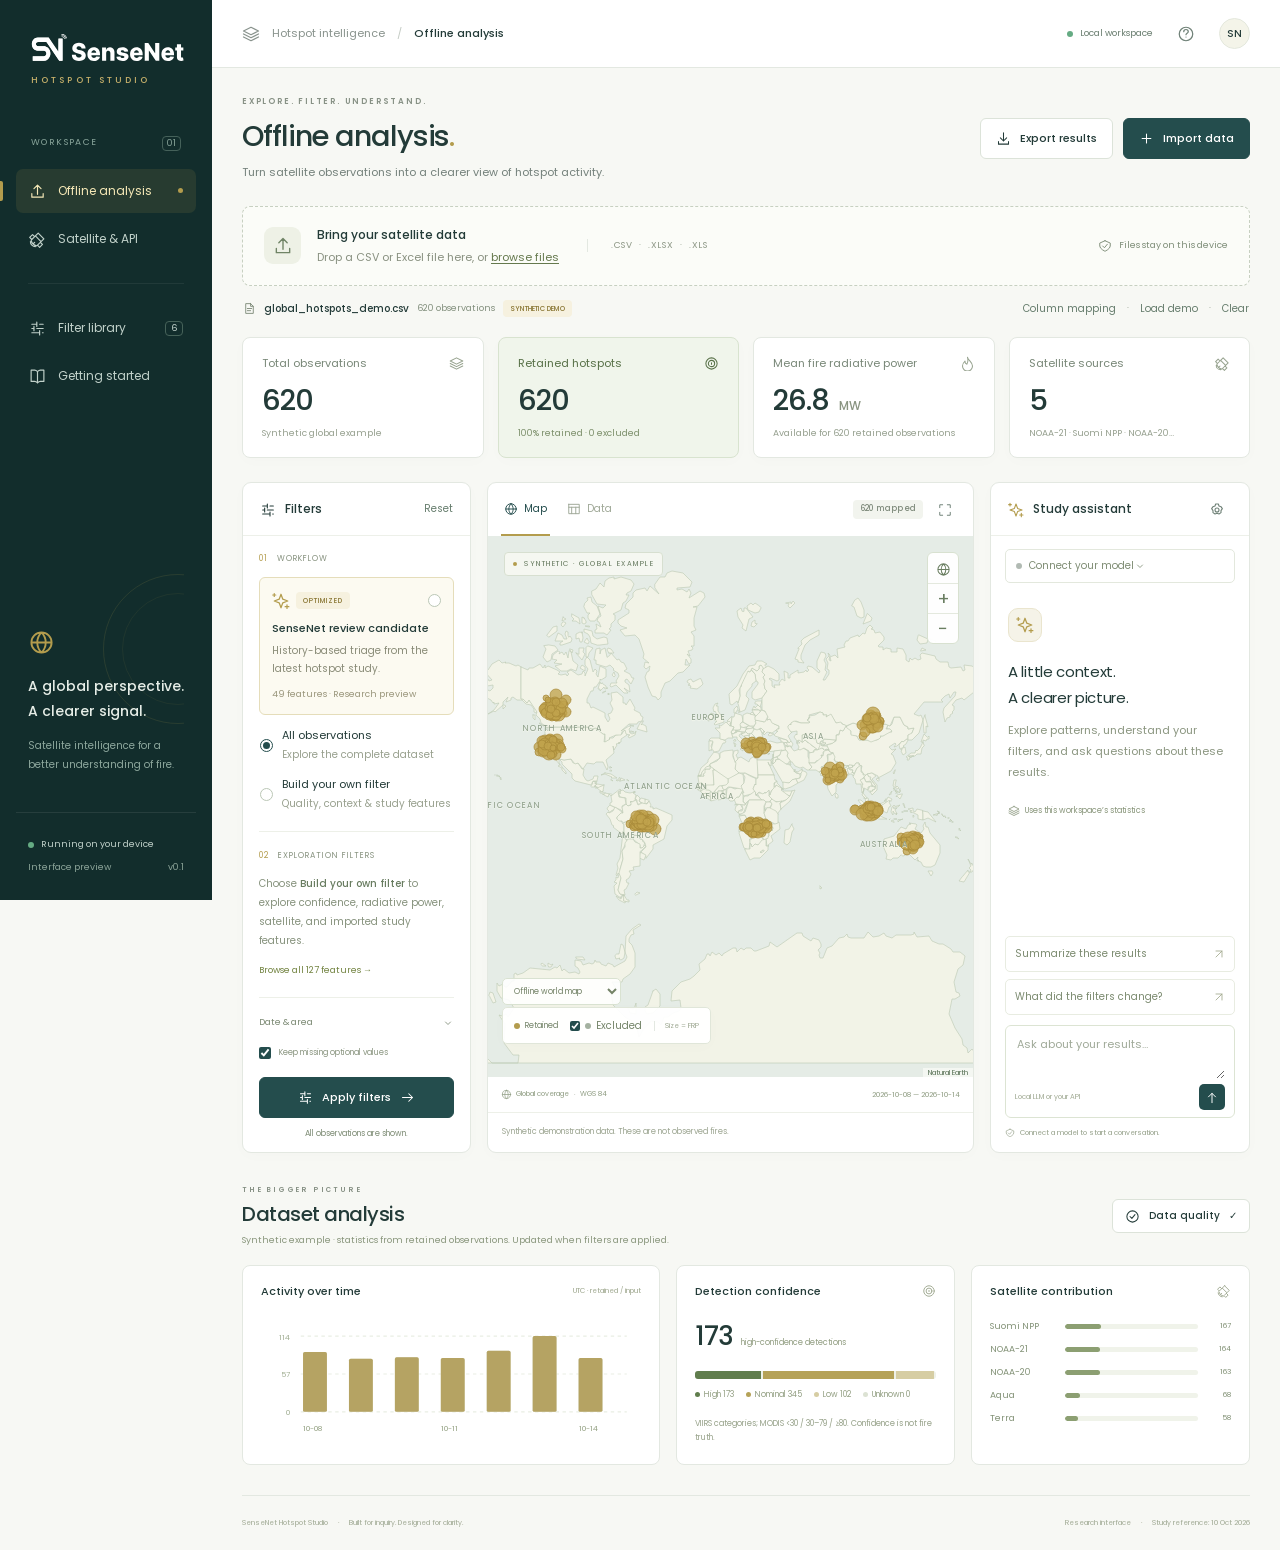
<file: hotspot_application/static/index.html>
<!doctype html>
<html lang="en">
<head>
  <meta charset="utf-8">
  <meta name="viewport" content="width=device-width,initial-scale=1">
  <meta name="description" content="SenseNet Hotspot Studio — explore, filter, and study satellite hotspot data around the world.">
  <title>Hotspot Studio · SenseNet</title>
  <link rel="icon" href="assets/favicon.svg" type="image/svg+xml">
  <link rel="stylesheet" href="vendor/leaflet.css">
  <link rel="stylesheet" href="styles.css">
  <script defer src="vendor/leaflet.js"></script>
  <script defer src="vendor/papaparse.min.js"></script>
  <script defer src="vendor/xlsx.full.min.js"></script>
  <script defer src="engine.js"></script>
  <script defer src="app.js"></script>
</head>
<body>
<a class="skip-link" href="#main">Skip to workspace</a>
<div id="icons" aria-hidden="true"></div>
<aside class="sidebar">
  <a class="brand" href="#offline" aria-label="SenseNet Hotspot Studio"><img src="assets/sensenet-logo.svg" alt="SenseNet"><span>HOTSPOT STUDIO</span></a>
  <div class="workspace-label">WORKSPACE <span>01</span></div>
  <nav aria-label="Main navigation">
    <a class="nav-item active" data-page="offline" href="#offline"><span data-icon="upload"></span>Offline analysis<span class="nav-dot"></span></a>
    <a class="nav-item" data-page="api" href="#api"><span data-icon="satellite"></span>Satellite & API</a>
    <div class="nav-divider"></div>
    <a class="nav-item" data-page="library" href="#library"><span data-icon="sliders"></span>Filter library<span class="nav-count">6</span></a>
    <a class="nav-item" data-page="guide" href="#guide"><span data-icon="book"></span>Getting started</a>
  </nav>
  <div class="sidebar-note"><span data-icon="globe"></span><h3>A global perspective.<br>A clearer signal.</h3><p>Satellite intelligence for a better understanding of fire.</p><div class="orbit-decoration" aria-hidden="true"></div></div>
  <div class="sidebar-bottom"><div><span class="status-dot"></span>Running on your device</div><span>Interface preview <b>v0.1</b></span></div>
</aside>
<div class="app-shell">
  <header class="topbar"><div class="breadcrumb"><span data-icon="layers"></span>Hotspot intelligence <span class="slash">/</span> <strong id="breadcrumb-page">Offline analysis</strong></div><div class="topbar-right"><span class="local-badge"><span class="status-dot"></span>Local workspace</span><a href="#guide" class="icon-button" aria-label="Help and documentation"><span data-icon="help"></span></a><span class="avatar" aria-label="Personal workspace">SN</span></div></header>
  <main id="main">
    <section id="workspace-page">
      <div class="page-heading"><div><div class="eyebrow">EXPLORE. FILTER. UNDERSTAND.</div><h1 id="page-title">Offline analysis<span class="gold">.</span></h1><p id="page-subtitle">Turn satellite observations into a clearer view of hotspot activity.</p></div><div class="heading-actions"><button class="button secondary" id="export-button"><span data-icon="download"></span>Export results</button><button class="button primary" id="import-button"><span data-icon="plus"></span>Import data</button></div></div>

      <section id="offline-source" aria-label="File input">
        <div class="upload-strip" id="drop-zone" role="button" tabindex="0" aria-label="Import CSV or Excel file. Click or drop a file here."><div class="upload-symbol"><span data-icon="upload"></span></div><div class="upload-copy"><strong>Bring your satellite data</strong><span>Drop a CSV or Excel file here, or <u>browse files</u></span></div><span class="file-formats">.CSV <span>·</span> .XLSX <span>·</span> .XLS</span><div class="upload-privacy"><span data-icon="shield"></span>Files stay on this device</div></div>
        <div class="dataset-line"><div><span data-icon="file"></span><strong id="dataset-name">Loading global example…</strong><span id="dataset-meta"></span><span class="tag gold-tag" id="demo-label">SYNTHETIC DEMO</span></div><div><button class="text-button" id="mapping-button">Column mapping</button><span class="dot-separator">·</span><button class="text-button" id="demo-button">Load demo</button><span class="dot-separator">·</span><button class="text-button" id="clear-button">Clear</button></div></div>
      </section>

      <section id="api-source" hidden aria-label="Satellite data connection">
        <div class="provider-tabs" role="tablist" aria-label="Data providers"><button role="tab" aria-selected="true" data-provider="nasa" class="active"><span data-icon="satellite"></span>NASA FIRMS<span class="tag green-tag">AVAILABLE</span></button><button role="tab" aria-selected="false" data-provider="sensenet"><span data-icon="network"></span>SenseNet service<span class="tag neutral-tag">PLANNED</span></button></div>
        <div class="connection-card" id="nasa-panel">
          <div class="connection-title"><div><h2>A direct line to satellite observations</h2><p>Query global MODIS and VIIRS detections with your NASA FIRMS MAP_KEY.</p></div><a class="text-link" href="https://firms.modaps.eosdis.nasa.gov/api/map_key/" target="_blank" rel="noreferrer">Get a free MAP_KEY <span data-icon="external"></span></a></div>
          <form id="nasa-form"><div class="api-fields"><label>NASA MAP_KEY<input id="nasa-key" type="password" autocomplete="off" placeholder="Paste your MAP_KEY" required></label><label>Satellite product<select id="nasa-product"><option value="VIIRS_SNPP_NRT">VIIRS · Suomi NPP · Near real-time</option><option value="VIIRS_NOAA20_NRT">VIIRS · NOAA-20 · Near real-time</option><option value="VIIRS_NOAA21_NRT">VIIRS · NOAA-21 · Near real-time</option><option value="MODIS_NRT">MODIS · Terra / Aqua · Near real-time</option><option value="VIIRS_SNPP_SP">VIIRS · Suomi NPP · Standard</option><option value="VIIRS_NOAA20_SP">VIIRS · NOAA-20 · Standard</option><option value="MODIS_SP">MODIS · Standard processing</option></select></label><label>Area<select id="nasa-area"><option value="world">Worldwide</option><option value="custom">Custom bounding box</option></select></label><label>Start date <span class="muted">(optional)</span><input id="nasa-date" type="date"></label><label>Days<select id="nasa-days"><option value="1">1 day</option><option value="2">2 days</option><option value="3">3 days</option><option value="4">4 days</option><option value="5">5 days</option></select></label></div>
          <div id="bbox-fields" class="bbox-fields" hidden><label>West longitude<input id="bbox-west" type="number" min="-180" max="180" step="any" value="-125"></label><label>South latitude<input id="bbox-south" type="number" min="-90" max="90" step="any" value="30"></label><label>East longitude<input id="bbox-east" type="number" min="-180" max="180" step="any" value="-100"></label><label>North latitude<input id="bbox-north" type="number" min="-90" max="90" step="any" value="55"></label><button type="button" class="button secondary" id="bounds-from-map">Use map view</button></div>
          <div class="connection-footer"><span><span data-icon="lock"></span>Key held only for this session · 1–5 days per query</span><div><button type="button" class="button secondary small" id="availability-button">Check availability</button><button type="submit" class="button primary small" id="query-button"><span data-icon="refresh"></span>Fetch hotspots</button></div></div></form>
          <div class="inline-notice" id="api-notice" role="status" hidden></div>
        </div>
        <div class="connection-card sensenet-placeholder" id="sensenet-panel" hidden><div class="placeholder-icon"><span data-icon="network"></span></div><div><span class="eyebrow">THE NEXT CONNECTION</span><h2>Your SenseNet intelligence, in one workspace.</h2><p>The service is in development. This connector will feed observations into the same map, filters, analysis, and assistant.</p><div class="planned-fields"><label>Service endpoint<input disabled placeholder="Provided when the service launches"></label><label>SenseNet API key<input disabled type="password" placeholder="Not available yet"></label><button class="button secondary" disabled>Coming soon</button></div></div></div>
        <div class="dataset-line"><div><span data-icon="database"></span><strong id="api-dataset-name">No satellite data loaded</strong><span id="api-dataset-meta"></span></div><button class="text-button" id="clear-api-button">Clear results</button></div>
      </section>

      <div id="data-notice" class="inline-notice" role="status" hidden></div>
      <section class="metrics-grid" aria-label="Dataset summary"><article class="metric"><div><span>Total observations</span><span data-icon="layers"></span></div><strong id="metric-total">—</strong><small id="metric-total-note">Valid input coordinates</small></article><article class="metric retained-metric"><div><span>Retained hotspots</span><span data-icon="target"></span></div><strong id="metric-retained">—</strong><small id="metric-retained-note">Apply filters to begin</small></article><article class="metric"><div><span>Mean fire radiative power</span><span data-icon="flame"></span></div><strong id="metric-frp">— <em>MW</em></strong><small id="metric-frp-note">Across retained observations</small></article><article class="metric"><div><span>Satellite sources</span><span data-icon="satellite"></span></div><strong id="metric-sources">—</strong><small id="metric-sources-note">In the retained dataset</small></article></section>

      <div class="workspace-grid">
        <aside class="filter-panel panel" aria-label="Hotspot filters"><div class="panel-heading"><h2><span data-icon="sliders"></span>Filters</h2><button class="text-button" id="reset-filters">Reset</button></div><div class="filter-body"><div class="field-eyebrow">01 <span>WORKFLOW</span></div>
          <button class="workflow-card" id="workflow-optimized" aria-pressed="false"><div><span data-icon="sparkles"></span><span class="tag gold-tag">OPTIMIZED</span><span class="radio-mark"></span></div><strong>SenseNet review candidate</strong><p>History-based triage from the latest hotspot study.</p><span class="workflow-foot">49 features · Research preview</span></button>
          <button class="workflow-choice selected" id="workflow-all" aria-pressed="true"><span class="radio-mark"></span><span><strong>All observations</strong><small>Explore the complete dataset</small></span></button><button class="workflow-choice" id="workflow-custom" aria-pressed="false"><span class="radio-mark"></span><span><strong>Build your own filter</strong><small>Quality, context & study features</small></span></button>
          <div id="optimized-detail" class="workflow-info" hidden><strong>Use frozen study predictions</strong><p>This preview reads <code>retain_for_review</code> and <code>reason</code> from imported results. Raw-data model inference is the next integration step.</p><span id="optimized-availability"></span><button class="text-button" id="candidate-details">View study & requirements <span data-icon="arrow-right"></span></button></div>
          <div class="filter-separator"></div><div class="field-eyebrow">02 <span>EXPLORATION FILTERS</span></div>
          <fieldset id="custom-filters"><legend class="sr-only">Custom observation filters</legend><label>Detection confidence<select id="filter-confidence"><option value="all">All confidence levels</option><option value="nominal">Nominal + high</option><option value="high">High only</option></select></label><div class="range-label"><label for="filter-frp">Minimum FRP</label><output id="frp-value">0 MW</output></div><input id="filter-frp" type="range" min="0" max="150" step="1" value="0"><div class="range-ticks"><span>0 MW</span><span>150 MW</span></div><label>Satellite<select id="filter-satellite"><option value="all">All satellites</option></select></label><label>Acquisition<select id="filter-daynight"><option value="all">Day & night</option><option value="D">Daytime only</option><option value="N">Nighttime only</option></select></label><details class="advanced-filters"><summary>More study features <span data-icon="plus"></span></summary><label>Imported numeric feature<select id="filter-feature"><option value="">No additional feature</option></select></label><div class="two-fields"><select id="filter-operator" aria-label="Feature comparison"><option value="gte">At least ≥</option><option value="lte">At most ≤</option></select><input id="filter-value" type="number" value="0" step="any" aria-label="Feature threshold"></div><a href="#library" class="text-link">Browse all feature groups</a></details></fieldset>
          <div class="filter-separator"></div><details class="date-filters"><summary>Date & area <span data-icon="chevron"></span></summary><label>From (UTC)<input id="filter-from" type="date"></label><label>To (UTC)<input id="filter-to" type="date"></label><label class="checkbox-label"><input id="filter-map-area" type="checkbox">Limit to current map view</label></details><label class="checkbox-label missing-policy"><input id="filter-missing" type="checkbox" checked>Keep missing optional values</label>
          <button id="apply-filters" class="button primary full"><span data-icon="sliders"></span>Apply filters<span data-icon="arrow-right"></span></button><p id="filter-status" class="filter-status" role="status">All observations are shown.</p></div></aside>

        <section class="map-panel panel" aria-label="Hotspot results"><div class="map-toolbar"><div class="view-tabs" role="tablist" aria-label="Results view"><button class="active" role="tab" aria-selected="true" id="map-tab"><span data-icon="globe"></span>Map</button><button role="tab" aria-selected="false" id="table-tab"><span data-icon="table"></span>Data</button></div><div class="map-toolbar-right"><span class="tag neutral-tag" id="map-count">0 observations</span><button class="icon-button" id="fit-map" aria-label="Fit map to all input observations" title="Fit map to data"><span data-icon="expand"></span></button></div></div>
          <div id="map-container"><div id="map" aria-label="Interactive world map of hotspot observations"></div><div class="map-caption"><span class="status-dot"></span><span id="map-caption-text">GLOBAL OBSERVATIONS</span></div><div class="map-controls"><button id="map-world" title="Reset to world view" aria-label="Reset to world view"><span data-icon="globe"></span></button><button id="map-plus" title="Zoom in" aria-label="Zoom in">+</button><button id="map-minus" title="Zoom out" aria-label="Zoom out">−</button></div><div class="map-empty" id="map-empty" hidden><span data-icon="satellite"></span><strong>Your next insight starts here.</strong><p>Import observations or query NASA FIRMS to place hotspots on the map.</p></div><div class="map-legend"><span><i class="legend-dot retained"></i>Retained</span><label><input type="checkbox" id="show-excluded" checked><i class="legend-dot excluded"></i>Excluded</label><span class="legend-size">Size = FRP</span></div><div class="map-layer-picker"><label class="sr-only" for="map-layer">Map background</label><select id="map-layer"><option value="offline">Offline world map</option><option value="streets">Street map · online</option></select></div></div>
          <div id="table-container" hidden><div class="table-controls"><label class="search-field"><span data-icon="search"></span><input id="table-search" placeholder="Search satellite or coordinates…" aria-label="Search observations"></label><select id="table-status" aria-label="Show observation status"><option value="all">All results</option><option value="retained">Retained</option><option value="excluded">Excluded</option></select></div><div class="table-scroll"><table><thead><tr><th>Status</th><th>Coordinates</th><th>Satellite</th><th>Time (UTC)</th><th>FRP</th><th>Confidence</th></tr></thead><tbody id="results-body"></tbody></table></div><div class="table-pagination"><span id="table-range"></span><div><button class="icon-button" id="table-prev" aria-label="Previous page"><span data-icon="chevron-left"></span></button><button class="icon-button" id="table-next" aria-label="Next page"><span data-icon="arrow-right"></span></button></div></div></div>
          <div class="map-footer"><span><span data-icon="globe"></span>Global coverage <span class="dot-separator">·</span> WGS 84</span><span id="map-date-range">No observation dates</span></div><div class="results-footnote" id="results-footnote">Hotspots are satellite observations, not confirmed fire incidents.</div>
        </section>

        <aside class="chat-panel panel" aria-label="Analysis assistant"><div class="panel-heading"><h2><span class="assistant-icon" data-icon="sparkles"></span>Study assistant</h2><button class="icon-button" id="chat-settings" title="Model settings" aria-label="Configure language model"><span data-icon="settings"></span></button></div><button id="chat-connection" class="chat-connection"><span class="status-dot gray"></span><span id="chat-model-label">Connect your model</span><span data-icon="chevron"></span></button><div id="chat-messages" class="chat-messages" aria-live="polite"><div class="chat-welcome"><span class="welcome-glyph" data-icon="sparkles"></span><h3>A little context.<br>A clearer picture.</h3><p>Explore patterns, understand your filters, and ask questions about these results.</p><span class="chat-context"><span data-icon="layers"></span>Uses this workspace’s statistics</span></div></div><div class="chat-suggestions"><button data-prompt="Summarize the retained hotspot observations and the limits of this dataset.">Summarize these results <span data-icon="arrow-up-right"></span></button><button data-prompt="Explain which filters were applied and how they changed this dataset.">What did the filters change? <span data-icon="arrow-up-right"></span></button></div><div class="chat-input-area"><form id="chat-form"><label class="sr-only" for="chat-input">Ask about your results</label><textarea id="chat-input" rows="2" placeholder="Ask about your results…" maxlength="3000"></textarea><div><span>Local LLM or your API</span><button type="submit" id="chat-send" aria-label="Send message"><span data-icon="arrow-up"></span></button></div></form><div class="chat-bottom"><span data-icon="shield"></span><span id="chat-privacy">Connect a model to start a conversation.</span></div></div></aside>
      </div>

      <section class="analysis-section" aria-label="Data analysis and statistics"><div class="section-heading"><div><div class="eyebrow">THE BIGGER PICTURE</div><h2>Dataset analysis</h2><p id="analysis-subtitle">Statistics from retained observations. Updated when you apply a filter.</p></div><button id="quality-button" class="button secondary small"><span data-icon="check-circle"></span>Data quality <span id="quality-count"></span></button></div><div class="analysis-grid"><article class="chart-card timeline-card"><div class="chart-title"><h3>Activity over time</h3><span>UTC · retained / input</span></div><div id="timeline-chart" class="timeline-chart"></div></article><article class="chart-card"><div class="chart-title"><h3>Detection confidence</h3><span data-icon="target"></span></div><div id="confidence-chart"></div><p class="chart-note">VIIRS categories; MODIS &lt;30 / 30–79 / ≥80. Confidence is not fire truth.</p></article><article class="chart-card"><div class="chart-title"><h3>Satellite contribution</h3><span data-icon="satellite"></span></div><div id="satellite-chart"></div></article></div><div id="quality-details" class="panel quality-details" hidden></div></section>
      <footer class="page-footer"><span>SenseNet Hotspot Studio <span>·</span> Built for inquiry. Designed for clarity.</span><span>Research interface <span>·</span> Study reference: 10 Oct 2026</span></footer>
    </section>
    <section id="library-page" hidden></section>
    <section id="guide-page" hidden></section>
  </main>
</div>
<input id="file-input" type="file" accept=".csv,.xlsx,.xls" hidden>
<dialog id="mapping-dialog" class="modal"><div class="modal-heading"><div><span class="eyebrow">MAKE THE DATA YOURS</span><h2>Review your columns</h2></div><button class="icon-button" data-close="mapping-dialog" aria-label="Close column mapping"><span data-icon="close"></span></button></div><p>Latitude and longitude are required. Missing optional values stay visible in the data-quality report.</p><label id="sheet-label" hidden>Excel worksheet<select id="sheet-select"></select></label><div id="mapping-fields" class="mapping-grid"></div><div class="mapping-timezone"><label>Timezone for timestamps without an offset<select id="import-timezone"><option value="0">UTC (NASA FIRMS default)</option><option value="7">UTC+07:00 · original study local time</option></select></label><p>Use ISO dates (YYYY-MM-DD). NASA acquisition time uses HHMM. Explicit timezone offsets are preserved.</p></div><div id="mapping-error" role="alert" class="inline-notice" hidden></div><div class="modal-footer"><span id="mapping-summary"></span><button id="confirm-import" class="button primary">Import observations<span data-icon="arrow-right"></span></button></div></dialog>
<dialog id="model-dialog" class="modal model-modal"><div class="modal-heading"><div><span class="eyebrow">YOUR MODEL. YOUR WORKSPACE.</span><h2>Connect a study assistant</h2></div><button class="icon-button" data-close="model-dialog" aria-label="Close model settings"><span data-icon="close"></span></button></div><p>Run a model locally or connect a compatible hosted chat API.</p><form id="model-form"><label>Provider<select id="model-provider"><option value="ollama">Ollama · local</option><option value="local">LM Studio / compatible · local</option><option value="hosted">Compatible chat API · hosted</option></select></label><label>Base URL<input id="model-endpoint" type="url" value="http://localhost:11434" required></label><label>Model name<input id="model-name" placeholder="Exact name of your installed model" required maxlength="200"></label><label>API key <span class="muted" id="model-key-note">(optional for local models)</span><input id="model-key" type="password" autocomplete="off" placeholder="Held for this session only"></label><div class="model-sharing-note"><span data-icon="shield"></span><p id="model-sharing-text">Your messages and aggregate statistics are sent to the local model. Raw rows, coordinates, file names, and NASA keys are not included.</p></div><label class="checkbox-label" id="hosted-consent-label" hidden><input id="hosted-consent" type="checkbox">Send my messages and aggregate statistics to this hosted provider.</label><div class="modal-footer"><button type="button" class="text-button" id="disconnect-model">Disconnect</button><button type="submit" class="button primary">Use this model<span data-icon="arrow-right"></span></button></div></form></dialog>
<dialog id="study-dialog" class="modal study-modal"></dialog>
<div id="toast" role="status" class="toast" hidden></div>
</body>
</html>
</file>
<file: hotspot_application/static/vendor/leaflet.css>
/* required styles */

.leaflet-pane,
.leaflet-tile,
.leaflet-marker-icon,
.leaflet-marker-shadow,
.leaflet-tile-container,
.leaflet-pane > svg,
.leaflet-pane > canvas,
.leaflet-zoom-box,
.leaflet-image-layer,
.leaflet-layer {
	position: absolute;
	left: 0;
	top: 0;
	}
.leaflet-container {
	overflow: hidden;
	}
.leaflet-tile,
.leaflet-marker-icon,
.leaflet-marker-shadow {
	-webkit-user-select: none;
	   -moz-user-select: none;
	        user-select: none;
	  -webkit-user-drag: none;
	}
/* Prevents IE11 from highlighting tiles in blue */
.leaflet-tile::selection {
	background: transparent;
}
/* Safari renders non-retina tile on retina better with this, but Chrome is worse */
.leaflet-safari .leaflet-tile {
	image-rendering: -webkit-optimize-contrast;
	}
/* hack that prevents hw layers "stretching" when loading new tiles */
.leaflet-safari .leaflet-tile-container {
	width: 1600px;
	height: 1600px;
	-webkit-transform-origin: 0 0;
	}
.leaflet-marker-icon,
.leaflet-marker-shadow {
	display: block;
	}
/* .leaflet-container svg: reset svg max-width decleration shipped in Joomla! (joomla.org) 3.x */
/* .leaflet-container img: map is broken in FF if you have max-width: 100% on tiles */
.leaflet-container .leaflet-overlay-pane svg {
	max-width: none !important;
	max-height: none !important;
	}
.leaflet-container .leaflet-marker-pane img,
.leaflet-container .leaflet-shadow-pane img,
.leaflet-container .leaflet-tile-pane img,
.leaflet-container img.leaflet-image-layer,
.leaflet-container .leaflet-tile {
	max-width: none !important;
	max-height: none !important;
	width: auto;
	padding: 0;
	}

.leaflet-container img.leaflet-tile {
	/* See: https://bugs.chromium.org/p/chromium/issues/detail?id=600120 */
	mix-blend-mode: plus-lighter;
}

.leaflet-container.leaflet-touch-zoom {
	-ms-touch-action: pan-x pan-y;
	touch-action: pan-x pan-y;
	}
.leaflet-container.leaflet-touch-drag {
	-ms-touch-action: pinch-zoom;
	/* Fallback for FF which doesn't support pinch-zoom */
	touch-action: none;
	touch-action: pinch-zoom;
}
.leaflet-container.leaflet-touch-drag.leaflet-touch-zoom {
	-ms-touch-action: none;
	touch-action: none;
}
.leaflet-container {
	-webkit-tap-highlight-color: transparent;
}
.leaflet-container a {
	-webkit-tap-highlight-color: rgba(51, 181, 229, 0.4);
}
.leaflet-tile {
	filter: inherit;
	visibility: hidden;
	}
.leaflet-tile-loaded {
	visibility: inherit;
	}
.leaflet-zoom-box {
	width: 0;
	height: 0;
	-moz-box-sizing: border-box;
	     box-sizing: border-box;
	z-index: 800;
	}
/* workaround for https://bugzilla.mozilla.org/show_bug.cgi?id=888319 */
.leaflet-overlay-pane svg {
	-moz-user-select: none;
	}

.leaflet-pane         { z-index: 400; }

.leaflet-tile-pane    { z-index: 200; }
.leaflet-overlay-pane { z-index: 400; }
.leaflet-shadow-pane  { z-index: 500; }
.leaflet-marker-pane  { z-index: 600; }
.leaflet-tooltip-pane   { z-index: 650; }
.leaflet-popup-pane   { z-index: 700; }

.leaflet-map-pane canvas { z-index: 100; }
.leaflet-map-pane svg    { z-index: 200; }

.leaflet-vml-shape {
	width: 1px;
	height: 1px;
	}
.lvml {
	behavior: url(#default#VML);
	display: inline-block;
	position: absolute;
	}


/* control positioning */

.leaflet-control {
	position: relative;
	z-index: 800;
	pointer-events: visiblePainted; /* IE 9-10 doesn't have auto */
	pointer-events: auto;
	}
.leaflet-top,
.leaflet-bottom {
	position: absolute;
	z-index: 1000;
	pointer-events: none;
	}
.leaflet-top {
	top: 0;
	}
.leaflet-right {
	right: 0;
	}
.leaflet-bottom {
	bottom: 0;
	}
.leaflet-left {
	left: 0;
	}
.leaflet-control {
	float: left;
	clear: both;
	}
.leaflet-right .leaflet-control {
	float: right;
	}
.leaflet-top .leaflet-control {
	margin-top: 10px;
	}
.leaflet-bottom .leaflet-control {
	margin-bottom: 10px;
	}
.leaflet-left .leaflet-control {
	margin-left: 10px;
	}
.leaflet-right .leaflet-control {
	margin-right: 10px;
	}


/* zoom and fade animations */

.leaflet-fade-anim .leaflet-popup {
	opacity: 0;
	-webkit-transition: opacity 0.2s linear;
	   -moz-transition: opacity 0.2s linear;
	        transition: opacity 0.2s linear;
	}
.leaflet-fade-anim .leaflet-map-pane .leaflet-popup {
	opacity: 1;
	}
.leaflet-zoom-animated {
	-webkit-transform-origin: 0 0;
	    -ms-transform-origin: 0 0;
	        transform-origin: 0 0;
	}
svg.leaflet-zoom-animated {
	will-change: transform;
}

.leaflet-zoom-anim .leaflet-zoom-animated {
	-webkit-transition: -webkit-transform 0.25s cubic-bezier(0,0,0.25,1);
	   -moz-transition:    -moz-transform 0.25s cubic-bezier(0,0,0.25,1);
	        transition:         transform 0.25s cubic-bezier(0,0,0.25,1);
	}
.leaflet-zoom-anim .leaflet-tile,
.leaflet-pan-anim .leaflet-tile {
	-webkit-transition: none;
	   -moz-transition: none;
	        transition: none;
	}

.leaflet-zoom-anim .leaflet-zoom-hide {
	visibility: hidden;
	}


/* cursors */

.leaflet-interactive {
	cursor: pointer;
	}
.leaflet-grab {
	cursor: -webkit-grab;
	cursor:    -moz-grab;
	cursor:         grab;
	}
.leaflet-crosshair,
.leaflet-crosshair .leaflet-interactive {
	cursor: crosshair;
	}
.leaflet-popup-pane,
.leaflet-control {
	cursor: auto;
	}
.leaflet-dragging .leaflet-grab,
.leaflet-dragging .leaflet-grab .leaflet-interactive,
.leaflet-dragging .leaflet-marker-draggable {
	cursor: move;
	cursor: -webkit-grabbing;
	cursor:    -moz-grabbing;
	cursor:         grabbing;
	}

/* marker & overlays interactivity */
.leaflet-marker-icon,
.leaflet-marker-shadow,
.leaflet-image-layer,
.leaflet-pane > svg path,
.leaflet-tile-container {
	pointer-events: none;
	}

.leaflet-marker-icon.leaflet-interactive,
.leaflet-image-layer.leaflet-interactive,
.leaflet-pane > svg path.leaflet-interactive,
svg.leaflet-image-layer.leaflet-interactive path {
	pointer-events: visiblePainted; /* IE 9-10 doesn't have auto */
	pointer-events: auto;
	}

/* visual tweaks */

.leaflet-container {
	background: #ddd;
	outline-offset: 1px;
	}
.leaflet-container a {
	color: #0078A8;
	}
.leaflet-zoom-box {
	border: 2px dotted #38f;
	background: rgba(255,255,255,0.5);
	}


/* general typography */
.leaflet-container {
	font-family: "Helvetica Neue", Arial, Helvetica, sans-serif;
	font-size: 12px;
	font-size: 0.75rem;
	line-height: 1.5;
	}


/* general toolbar styles */

.leaflet-bar {
	box-shadow: 0 1px 5px rgba(0,0,0,0.65);
	border-radius: 4px;
	}
.leaflet-bar a {
	background-color: #fff;
	border-bottom: 1px solid #ccc;
	width: 26px;
	height: 26px;
	line-height: 26px;
	display: block;
	text-align: center;
	text-decoration: none;
	color: black;
	}
.leaflet-bar a,
.leaflet-control-layers-toggle {
	background-position: 50% 50%;
	background-repeat: no-repeat;
	display: block;
	}
.leaflet-bar a:hover,
.leaflet-bar a:focus {
	background-color: #f4f4f4;
	}
.leaflet-bar a:first-child {
	border-top-left-radius: 4px;
	border-top-right-radius: 4px;
	}
.leaflet-bar a:last-child {
	border-bottom-left-radius: 4px;
	border-bottom-right-radius: 4px;
	border-bottom: none;
	}
.leaflet-bar a.leaflet-disabled {
	cursor: default;
	background-color: #f4f4f4;
	color: #bbb;
	}

.leaflet-touch .leaflet-bar a {
	width: 30px;
	height: 30px;
	line-height: 30px;
	}
.leaflet-touch .leaflet-bar a:first-child {
	border-top-left-radius: 2px;
	border-top-right-radius: 2px;
	}
.leaflet-touch .leaflet-bar a:last-child {
	border-bottom-left-radius: 2px;
	border-bottom-right-radius: 2px;
	}

/* zoom control */

.leaflet-control-zoom-in,
.leaflet-control-zoom-out {
	font: bold 18px 'Lucida Console', Monaco, monospace;
	text-indent: 1px;
	}

.leaflet-touch .leaflet-control-zoom-in, .leaflet-touch .leaflet-control-zoom-out  {
	font-size: 22px;
	}


/* layers control */

.leaflet-control-layers {
	box-shadow: 0 1px 5px rgba(0,0,0,0.4);
	background: #fff;
	border-radius: 5px;
	}
.leaflet-control-layers-toggle {
	background-image: url(images/layers.png);
	width: 36px;
	height: 36px;
	}
.leaflet-retina .leaflet-control-layers-toggle {
	background-image: url(images/layers-2x.png);
	background-size: 26px 26px;
	}
.leaflet-touch .leaflet-control-layers-toggle {
	width: 44px;
	height: 44px;
	}
.leaflet-control-layers .leaflet-control-layers-list,
.leaflet-control-layers-expanded .leaflet-control-layers-toggle {
	display: none;
	}
.leaflet-control-layers-expanded .leaflet-control-layers-list {
	display: block;
	position: relative;
	}
.leaflet-control-layers-expanded {
	padding: 6px 10px 6px 6px;
	color: #333;
	background: #fff;
	}
.leaflet-control-layers-scrollbar {
	overflow-y: scroll;
	overflow-x: hidden;
	padding-right: 5px;
	}
.leaflet-control-layers-selector {
	margin-top: 2px;
	position: relative;
	top: 1px;
	}
.leaflet-control-layers label {
	display: block;
	font-size: 13px;
	font-size: 1.08333em;
	}
.leaflet-control-layers-separator {
	height: 0;
	border-top: 1px solid #ddd;
	margin: 5px -10px 5px -6px;
	}

/* Default icon URLs */
.leaflet-default-icon-path { /* used only in path-guessing heuristic, see L.Icon.Default */
	background-image: url(images/marker-icon.png);
	}


/* attribution and scale controls */

.leaflet-container .leaflet-control-attribution {
	background: #fff;
	background: rgba(255, 255, 255, 0.8);
	margin: 0;
	}
.leaflet-control-attribution,
.leaflet-control-scale-line {
	padding: 0 5px;
	color: #333;
	line-height: 1.4;
	}
.leaflet-control-attribution a {
	text-decoration: none;
	}
.leaflet-control-attribution a:hover,
.leaflet-control-attribution a:focus {
	text-decoration: underline;
	}
.leaflet-attribution-flag {
	display: inline !important;
	vertical-align: baseline !important;
	width: 1em;
	height: 0.6669em;
	}
.leaflet-left .leaflet-control-scale {
	margin-left: 5px;
	}
.leaflet-bottom .leaflet-control-scale {
	margin-bottom: 5px;
	}
.leaflet-control-scale-line {
	border: 2px solid #777;
	border-top: none;
	line-height: 1.1;
	padding: 2px 5px 1px;
	white-space: nowrap;
	-moz-box-sizing: border-box;
	     box-sizing: border-box;
	background: rgba(255, 255, 255, 0.8);
	text-shadow: 1px 1px #fff;
	}
.leaflet-control-scale-line:not(:first-child) {
	border-top: 2px solid #777;
	border-bottom: none;
	margin-top: -2px;
	}
.leaflet-control-scale-line:not(:first-child):not(:last-child) {
	border-bottom: 2px solid #777;
	}

.leaflet-touch .leaflet-control-attribution,
.leaflet-touch .leaflet-control-layers,
.leaflet-touch .leaflet-bar {
	box-shadow: none;
	}
.leaflet-touch .leaflet-control-layers,
.leaflet-touch .leaflet-bar {
	border: 2px solid rgba(0,0,0,0.2);
	background-clip: padding-box;
	}


/* popup */

.leaflet-popup {
	position: absolute;
	text-align: center;
	margin-bottom: 20px;
	}
.leaflet-popup-content-wrapper {
	padding: 1px;
	text-align: left;
	border-radius: 12px;
	}
.leaflet-popup-content {
	margin: 13px 24px 13px 20px;
	line-height: 1.3;
	font-size: 13px;
	font-size: 1.08333em;
	min-height: 1px;
	}
.leaflet-popup-content p {
	margin: 17px 0;
	margin: 1.3em 0;
	}
.leaflet-popup-tip-container {
	width: 40px;
	height: 20px;
	position: absolute;
	left: 50%;
	margin-top: -1px;
	margin-left: -20px;
	overflow: hidden;
	pointer-events: none;
	}
.leaflet-popup-tip {
	width: 17px;
	height: 17px;
	padding: 1px;

	margin: -10px auto 0;
	pointer-events: auto;

	-webkit-transform: rotate(45deg);
	   -moz-transform: rotate(45deg);
	    -ms-transform: rotate(45deg);
	        transform: rotate(45deg);
	}
.leaflet-popup-content-wrapper,
.leaflet-popup-tip {
	background: white;
	color: #333;
	box-shadow: 0 3px 14px rgba(0,0,0,0.4);
	}
.leaflet-container a.leaflet-popup-close-button {
	position: absolute;
	top: 0;
	right: 0;
	border: none;
	text-align: center;
	width: 24px;
	height: 24px;
	font: 16px/24px Tahoma, Verdana, sans-serif;
	color: #757575;
	text-decoration: none;
	background: transparent;
	}
.leaflet-container a.leaflet-popup-close-button:hover,
.leaflet-container a.leaflet-popup-close-button:focus {
	color: #585858;
	}
.leaflet-popup-scrolled {
	overflow: auto;
	}

.leaflet-oldie .leaflet-popup-content-wrapper {
	-ms-zoom: 1;
	}
.leaflet-oldie .leaflet-popup-tip {
	width: 24px;
	margin: 0 auto;

	-ms-filter: "progid:DXImageTransform.Microsoft.Matrix(M11=0.70710678, M12=0.70710678, M21=-0.70710678, M22=0.70710678)";
	filter: progid:DXImageTransform.Microsoft.Matrix(M11=0.70710678, M12=0.70710678, M21=-0.70710678, M22=0.70710678);
	}

.leaflet-oldie .leaflet-control-zoom,
.leaflet-oldie .leaflet-control-layers,
.leaflet-oldie .leaflet-popup-content-wrapper,
.leaflet-oldie .leaflet-popup-tip {
	border: 1px solid #999;
	}


/* div icon */

.leaflet-div-icon {
	background: #fff;
	border: 1px solid #666;
	}


/* Tooltip */
/* Base styles for the element that has a tooltip */
.leaflet-tooltip {
	position: absolute;
	padding: 6px;
	background-color: #fff;
	border: 1px solid #fff;
	border-radius: 3px;
	color: #222;
	white-space: nowrap;
	-webkit-user-select: none;
	-moz-user-select: none;
	-ms-user-select: none;
	user-select: none;
	pointer-events: none;
	box-shadow: 0 1px 3px rgba(0,0,0,0.4);
	}
.leaflet-tooltip.leaflet-interactive {
	cursor: pointer;
	pointer-events: auto;
	}
.leaflet-tooltip-top:before,
.leaflet-tooltip-bottom:before,
.leaflet-tooltip-left:before,
.leaflet-tooltip-right:before {
	position: absolute;
	pointer-events: none;
	border: 6px solid transparent;
	background: transparent;
	content: "";
	}

/* Directions */

.leaflet-tooltip-bottom {
	margin-top: 6px;
}
.leaflet-tooltip-top {
	margin-top: -6px;
}
.leaflet-tooltip-bottom:before,
.leaflet-tooltip-top:before {
	left: 50%;
	margin-left: -6px;
	}
.leaflet-tooltip-top:before {
	bottom: 0;
	margin-bottom: -12px;
	border-top-color: #fff;
	}
.leaflet-tooltip-bottom:before {
	top: 0;
	margin-top: -12px;
	margin-left: -6px;
	border-bottom-color: #fff;
	}
.leaflet-tooltip-left {
	margin-left: -6px;
}
.leaflet-tooltip-right {
	margin-left: 6px;
}
.leaflet-tooltip-left:before,
.leaflet-tooltip-right:before {
	top: 50%;
	margin-top: -6px;
	}
.leaflet-tooltip-left:before {
	right: 0;
	margin-right: -12px;
	border-left-color: #fff;
	}
.leaflet-tooltip-right:before {
	left: 0;
	margin-left: -12px;
	border-right-color: #fff;
	}

/* Printing */

@media print {
	/* Prevent printers from removing background-images of controls. */
	.leaflet-control {
		-webkit-print-color-adjust: exact;
		print-color-adjust: exact;
		}
	}
</file>
<file: hotspot_application/static/styles.css>
@font-face{font-family:Poppins;src:url('assets/poppins-400.ttf') format('truetype');font-weight:400;font-display:swap}
@font-face{font-family:Poppins;src:url('assets/poppins-500.ttf') format('truetype');font-weight:500;font-display:swap}
@font-face{font-family:Poppins;src:url('assets/poppins-600.ttf') format('truetype');font-weight:600;font-display:swap}
:root{--forest:#244d4d;--deep:#122d2c;--green:#1c7c54;--gold:#b39c4d;--gold-light:#f6f1df;--cream:#fafaf6;--ink:#233b38;--muted:#74817b;--line:#e3e8e1;--white:#fff;--red:#b54c3f;--shadow:0 3px 15px #16332a04;font-family:Poppins,Arial,sans-serif;color:var(--ink);font-size:12px;background:#f7f8f4;font-synthesis:none}
*{box-sizing:border-box}body{margin:0}button,input,select,textarea{font:inherit}button,a,input,select,textarea,summary{-webkit-tap-highlight-color:transparent}button,a{touch-action:manipulation}button{cursor:pointer}button:disabled{cursor:not-allowed;opacity:.52}a{color:inherit;text-decoration:none}button{color:inherit}svg.icon{width:18px;height:18px;stroke:currentColor;stroke-width:1.65;fill:none;stroke-linecap:round;stroke-linejoin:round;flex-shrink:0;vertical-align:middle}h1,h2,h3,p{margin:0}button{border:0;background:none}button,input,select,textarea{outline-offset:3px}button:focus-visible,a:focus-visible,summary:focus-visible,[tabindex]:focus-visible{outline:2px solid var(--gold);outline-offset:4px}input:focus,select:focus,textarea:focus{outline:2px solid #b39c4d66;border-color:var(--gold)}[hidden]{display:none!important}.sr-only{position:absolute;width:1px;height:1px;padding:0;overflow:hidden;clip:rect(0,0,0,0);white-space:nowrap}.skip-link{position:fixed;top:-80px;left:240px;z-index:9999;background:var(--forest);color:white;padding:15px}.skip-link:focus{top:10px}
.sidebar{width:212px;position:fixed;inset:0 auto 0 0;background:var(--deep);color:#c1d1ca;display:flex;flex-direction:column;padding:34px 16px 22px;z-index:50}.brand{padding:0 15px;display:flex;flex-direction:column;align-items:flex-start;gap:12px}.brand img{width:153px;height:auto;filter:brightness(0) invert(1)}.brand>span{font-size:9px;font-weight:500;letter-spacing:3.1px;color:#c4af6a}.workspace-label{display:flex;justify-content:space-between;padding:49px 15px 14px;font-size:9px;letter-spacing:1.4px;color:#88a49a}.workspace-label span{font-size:9px;letter-spacing:0;border:1px solid #45615a;border-radius:4px;padding:0 4px}.nav-item{display:flex;align-items:center;gap:12px;padding:13px 13px;font-size:11px;position:relative;margin:4px 0;border-radius:7px;white-space:nowrap;transition:background .15s}.nav-item .icon{width:17px;height:17px}.nav-item:hover{background:#ffffff09}.nav-item.active{color:#f5e8b6;background:#b39c4d20}.nav-item.active:before{content:'';position:absolute;inset:12px auto 12px -16px;width:3px;background:var(--gold);border-radius:0 2px 2px 0}.nav-dot{width:5px;height:5px;border-radius:50%;background:var(--gold);margin-left:auto}.nav-item:not(.active) .nav-dot{display:none}.nav-divider{height:1px;background:#ffffff10;margin:22px 12px}.nav-count{font-size:9px;border:1px solid #466259;border-radius:4px;padding:0 5px;margin-left:auto}.sidebar-note{margin:auto 12px 38px;position:relative;overflow:hidden;padding-top:70px}.sidebar-note>.icon,.sidebar-note>span .icon{color:var(--gold);width:27px;height:27px;margin-bottom:18px}.sidebar-note h3{color:#e6ede7;font-weight:500;font-size:14px;line-height:1.8;position:relative;z-index:1}.sidebar-note p{font-size:10px;line-height:1.9;margin-top:12px;color:#8da79d;position:relative;z-index:1}.orbit-decoration{position:absolute;border:1px solid #b39c4d25;width:150px;height:150px;border-radius:50%;top:15px;left:75px}.orbit-decoration:after{content:'';position:absolute;inset:18px;border:1px solid #b39c4d15;border-radius:50%}.sidebar-bottom{border-top:1px solid #ffffff15;padding:20px 12px 0;font-size:9px;line-height:2.5}.sidebar-bottom>span{display:flex;justify-content:space-between;color:#8ca499}.sidebar-bottom b{font-weight:400}.status-dot{display:inline-block;width:6px;height:6px;border-radius:50%;background:#65ab83;margin-right:7px;vertical-align:middle;flex-shrink:0}.status-dot.gray{background:#b1bab3}.app-shell{margin-left:212px}.topbar{height:68px;padding:0 30px;border-bottom:1px solid var(--line);display:flex;align-items:center;justify-content:space-between;background:#fff;gap:15px}.breadcrumb{display:flex;align-items:center;gap:12px;color:#89938d;font-size:10px}.breadcrumb strong{font-weight:500;color:var(--ink)}.breadcrumb .slash{color:#c5ccc5}.topbar-right{display:flex;align-items:center;gap:18px}.local-badge{font-size:9px;color:#6a7e70}.avatar{display:flex;align-items:center;justify-content:center;border:1px solid #e4e8dd;background:#f4f4e9;border-radius:50%;width:31px;height:31px;font-weight:500;font-size:10px}.icon-button{display:inline-flex;align-items:center;justify-content:center;min-height:30px;min-width:30px;border-radius:5px;color:#6f8177;padding:5px}.icon-button:hover{background:#f0f3ec;color:var(--forest)}main{padding:28px 30px 0;max-width:1920px;margin:auto}.page-heading{display:flex;justify-content:space-between;align-items:center;gap:20px;margin-bottom:25px}.eyebrow{letter-spacing:1.8px;font-size:8px;font-weight:600;color:#879185;margin-bottom:8px}h1{font-size:29px;letter-spacing:-1.1px;line-height:1.4;font-weight:500}.gold{color:var(--gold)}.page-heading p{font-size:11px;color:var(--muted);margin-top:7px}.heading-actions{display:flex;gap:10px;align-items:center}.button{display:inline-flex;align-items:center;justify-content:center;gap:9px;border-radius:6px;font-size:10px;font-weight:500;padding:11px 15px;white-space:nowrap;line-height:1.6;transition:background .15s,transform .15s}.button .icon{width:15px;height:15px}.button:hover:not(:disabled){transform:translateY(-1px)}.button.primary{background:var(--forest);color:white;border:1px solid var(--forest)}.button.primary:hover{background:#193d3b}.button.secondary{background:#fff;border:1px solid #dce3d9}.button.secondary:hover{background:#f1f4ed}.button.small{padding:8px 12px;font-size:10px}.button.full{width:100%}.button.full .icon:last-child{margin-left:auto}.text-button{font-size:10px;padding:2px 0;color:#667d6d}.text-button:hover,.text-link:hover{text-decoration:underline;color:var(--forest)}.text-button .icon{width:12px;height:12px}.text-link{font-size:10px;color:var(--green);display:inline-flex;align-items:center;gap:7px}.text-link .icon{width:13px;height:13px}
.upload-strip{display:flex;align-items:center;gap:16px;border:1px dashed #c7d0c1;border-radius:8px;padding:19px 21px;background:#fbfcf8;cursor:pointer;transition:background .2s,border-color .2s}.upload-strip:hover,.upload-strip.dragging{background:#f2f5e9;border-color:var(--gold)}.upload-symbol{width:37px;height:37px;border-radius:9px;background:#eef1e6;display:grid;place-items:center;color:#708466}.upload-symbol .icon{width:20px;height:20px}.upload-copy{display:flex;flex-direction:column;gap:5px}.upload-copy strong{font-size:11px;font-weight:500}.upload-copy>span{font-size:10px;color:#899181}.upload-copy u{color:#65794d;text-underline-offset:2px}.file-formats{font-size:9px;color:#8c9685;margin-left:12px;border-left:1px solid var(--line);padding-left:23px;letter-spacing:.6px}.file-formats span{padding:0 4px}.upload-privacy{margin-left:auto;display:flex;align-items:center;gap:7px;color:#7f8e79;font-size:9px}.upload-privacy .icon{width:14px;height:14px}.dataset-line{display:flex;align-items:center;justify-content:space-between;padding:13px 1px;gap:12px;min-height:43px;font-size:9px}.dataset-line>div{display:flex;align-items:center;gap:8px;min-width:0}.dataset-line strong{font-size:9px;font-weight:500;max-width:300px;overflow:hidden;text-overflow:ellipsis;white-space:nowrap}.dataset-line .icon{width:13px;height:13px;color:#7c8a78}.dataset-line span{color:#84917f}.dataset-line .tag{font-size:7px}.dot-separator{padding:0 3px;color:#adb5a8}.tag{display:inline-flex;align-items:center;font-weight:500;font-size:8px;letter-spacing:.2px;border-radius:4px;line-height:1.6;padding:3px 7px;white-space:nowrap}.gold-tag{color:#8a7735!important;background:var(--gold-light)}.green-tag{color:#317253!important;background:#eaf4ec}.neutral-tag{color:#7d897a!important;background:#f2f4ee}.metrics-grid{display:grid;grid-template-columns:repeat(4,minmax(0,1fr));gap:14px;margin:5px 0 24px}.metric{padding:17px 19px 16px;background:white;border:1px solid var(--line);border-radius:8px;box-shadow:var(--shadow);position:relative}.metric>div{display:flex;justify-content:space-between;align-items:center;color:#798878;font-size:9px;gap:5px}.metric .icon{width:15px;height:15px;color:#97a38f}.metric>strong{display:block;font-weight:500;letter-spacing:-1px;font-size:29px;line-height:1.4;margin:8px 0 3px}.metric em{font-size:12px;font-style:normal;letter-spacing:0;color:#899481;padding-left:3px}.metric small{font-size:8px;color:#96a08f}.metric.retained-metric{background:#f0f5eb;border-color:#d8e3cf}.retained-metric>div,.retained-metric .icon{color:#577047}.retained-metric small{color:#7c8f6b}.workspace-grid{display:grid;grid-template-columns:229px minmax(0,1fr) 260px;gap:16px;align-items:start}.panel{background:#fff;border:1px solid var(--line);border-radius:9px;box-shadow:var(--shadow);overflow:hidden}.panel-heading{height:53px;border-bottom:1px solid #edf0e9;padding:0 17px;display:flex;align-items:center;justify-content:space-between;gap:8px}.panel-heading h2{font-size:11px;font-weight:500;display:flex;gap:9px;align-items:center}.panel-heading .icon{width:16px;height:16px}.filter-body{padding:17px 16px 11px}.field-eyebrow{font-size:8px;color:var(--gold);letter-spacing:.6px;margin-bottom:12px}.field-eyebrow span{color:#899481;margin-left:7px;letter-spacing:1px}.workflow-card{width:100%;text-align:left;border:1px solid #e5ddba;border-radius:6px;background:#fcfaf1;padding:13px 12px}.workflow-card>div{display:flex;align-items:center;justify-content:space-between;margin-bottom:10px;gap:6px}.workflow-card>div>.icon,.workflow-card>div>span:first-child{color:var(--gold)}.workflow-card .tag{font-size:7px;letter-spacing:1px;margin-right:auto}.workflow-card>strong{font-size:10px;display:block;font-weight:500;margin-bottom:5px}.workflow-card p{font-size:9px;color:#8a8c78;line-height:1.8}.workflow-foot{display:block;font-size:8px;color:#9a967c;margin-top:10px}.radio-mark{display:inline-flex;width:13px;height:13px;border-radius:50%;border:1px solid #bbc7b6;flex-shrink:0;background:white;align-items:center;justify-content:center}.selected .radio-mark:after{content:'';width:7px;height:7px;border-radius:50%;background:var(--forest)}.selected .radio-mark{border-color:var(--forest)}.workflow-card.selected{border-color:var(--gold);box-shadow:0 0 0 1px var(--gold)}.workflow-choice{display:flex;align-items:center;gap:9px;text-align:left;width:100%;padding:12px 1px 0}.workflow-choice strong{font-size:10px;font-weight:400;display:block}.workflow-choice small{display:block;color:#99a18f;font-size:8px;line-height:1.8;margin-top:2px}.workflow-info{font-size:9px;background:#faf9ef;border-radius:5px;padding:10px;line-height:1.8;margin-top:12px}.workflow-info p{color:#7a8070;margin:6px 0}.workflow-info code{font-size:8px;overflow-wrap:anywhere}.workflow-info .text-button{font-size:8px;line-height:1.8;margin-top:10px;text-align:left}.workflow-info>span{color:#9c7634;font-size:8px;display:block}.filter-separator{height:1px;background:#edf0e8;margin:18px 0}.filter-body label{font-size:9px}.filter-body label:not(.checkbox-label){display:block;margin-bottom:13px;color:#72806e}.filter-body select,.filter-body input:not([type=range]):not([type=checkbox]){font-size:9px;min-height:33px;padding:7px 8px}.filter-body select{margin-top:6px}select,input:not([type=checkbox]):not([type=range]),textarea{background:#fff;border:1px solid #dfe5da;border-radius:5px;min-width:0;width:100%;padding:10px 11px;color:var(--ink);font-size:11px}select{cursor:pointer;padding-right:22px;max-width:100%}input::placeholder,textarea::placeholder{color:#a0aa99}input[type=range]{width:100%;accent-color:var(--gold);margin:4px 0 0;height:15px}input[type=checkbox]{accent-color:var(--forest);flex-shrink:0;width:12px;height:12px;margin:0;cursor:pointer}fieldset{border:0;padding:0;margin:0;min-width:0}fieldset:disabled{opacity:.5}.range-label{display:flex;align-items:center;justify-content:space-between;margin:0 0 0}.range-label label{margin:0!important}.range-label output{font-size:8px;padding:3px 6px;background:#f5f5ea;color:#8c824c;border-radius:3px}.range-ticks{display:flex;justify-content:space-between;font-size:7px;color:#a6af9c;margin:2px 0 15px}.advanced-filters{font-size:9px;margin-top:16px}summary{cursor:pointer;list-style:none;display:flex;align-items:center;justify-content:space-between;color:#7b8973;gap:10px;font-size:9px}summary::-webkit-details-marker{display:none}summary .icon{width:12px;height:12px}details[open]>summary{margin-bottom:14px}.advanced-filters label{margin-top:12px}.advanced-filters .text-link{font-size:8px;margin-top:10px}.two-fields{display:grid;grid-template-columns:1fr 1fr;gap:7px}.two-fields select{margin-top:0}.checkbox-label{display:flex;align-items:center;gap:8px;font-size:10px;line-height:1.7}.missing-policy{font-size:8px!important;color:#8c9782;margin:17px 0}.date-filters input{margin-top:6px}.filter-status{text-align:center;color:#7e8c75;font-size:8px;margin-top:9px;line-height:1.7}.filter-status.dirty{color:#a7863b}.map-toolbar{height:53px;padding:0 13px;display:flex;align-items:center;justify-content:space-between;gap:5px}.view-tabs{display:flex;gap:14px;height:100%}.view-tabs button{font-size:10px;display:flex;gap:6px;align-items:center;padding:0 3px;color:#a0a998;border-bottom:2px solid transparent}.view-tabs button .icon{width:14px;height:14px}.view-tabs button.active{color:var(--forest);border-bottom-color:var(--gold)}.map-toolbar-right{display:flex;align-items:center;gap:7px}.map-toolbar-right .tag{font-size:8px}.map-toolbar-right .icon{width:14px;height:14px}#map-container{position:relative;height:505px;background:#e6ede5}#map{height:100%;width:100%;background:#e5ece6}.leaflet-container{font-family:Poppins,sans-serif}.leaflet-control-attribution{font-size:7px!important;background:#f8faf5c9!important;color:#7c8c7c!important}.leaflet-control-attribution a{color:#5d755b!important}.leaflet-interactive:focus{outline:2px solid var(--gold)}.leaflet-tooltip{background:white;border:1px solid #dce5d6;font-family:inherit;color:var(--ink);box-shadow:var(--shadow);font-size:10px;padding:10px;border-radius:6px}.leaflet-popup-content{font-family:Poppins,sans-serif;min-width:190px;font-size:10px;line-height:1.9}.popup-title{font-weight:600;margin-bottom:8px;color:var(--forest)}.popup-row{display:flex;justify-content:space-between;gap:20px}.popup-row span{color:var(--muted)}.popup-reason{border-top:1px solid var(--line);margin-top:7px;padding-top:7px;color:#7c8b70}.country-label{font-size:8px;letter-spacing:1.3px;color:#8b9c87;text-transform:uppercase;white-space:nowrap;pointer-events:none;text-shadow:0 1px 1px #f4f7ed}.map-caption{position:absolute;top:16px;left:16px;z-index:450;font-size:7px;letter-spacing:1.5px;color:#687b61;background:#f8faf2d9;border:1px solid #d7dfd0;padding:6px 8px;border-radius:4px;pointer-events:none}.map-caption .status-dot{width:4px;height:4px;background:var(--gold)}.map-controls{position:absolute;top:16px;right:14px;z-index:450;display:flex;flex-direction:column;border:1px solid #d8e1d0;border-radius:6px;overflow:hidden;background:#fffffff2}.map-controls button{width:30px;height:30px;display:grid;place-items:center;font-size:18px;color:#6a7e61}.map-controls button+button{border-top:1px solid #e4e9de}.map-controls button .icon{width:15px;height:15px}.map-controls button:hover{background:#edf1e7}.map-legend{position:absolute;z-index:450;bottom:33px;left:14px;display:flex;gap:12px;background:#fffffff0;border:1px solid #e0e6d9;border-radius:5px;font-size:8px;padding:9px 11px;box-shadow:var(--shadow);align-items:center}.map-legend>span,.map-legend>label{display:flex;gap:5px;align-items:center;color:#75856a}.map-legend input{width:10px;height:10px}.legend-dot{width:6px;height:6px;border-radius:50%;display:inline-block;flex-shrink:0}.legend-dot.retained{background:#b39c4d}.legend-dot.excluded{background:#a4b1a0}.legend-size{font-size:7px!important;color:#a1ab95!important;border-left:1px solid var(--line);padding-left:10px}.map-layer-picker{position:absolute;bottom:72px;left:14px;z-index:450}.map-layer-picker select{font-size:8px;background:#ffffffdf;padding:6px 20px 6px 7px;width:auto;border-color:#d9e2d1;color:#748367}.map-empty{position:absolute;z-index:460;inset:28% 10% auto;background:#fffffff5;text-align:center;padding:24px;border-radius:9px;border:1px solid #dce5d7;pointer-events:none}.map-empty>.icon,.map-empty>span>.icon{height:30px;width:30px;color:var(--gold);margin-bottom:12px}.map-empty strong{display:block;font-size:13px;font-weight:500}.map-empty p{color:#7d8b74;font-size:10px;line-height:1.8;margin-top:7px}.map-footer{display:flex;justify-content:space-between;align-items:center;padding:12px 13px;font-size:7px;color:#93a087;gap:8px;border-bottom:1px solid #edf0e8}.map-footer .icon{width:11px;height:11px;margin-right:4px}.results-footnote{font-size:8px;color:#9da692;padding:12px 14px;line-height:1.8}.chat-panel{display:flex;flex-direction:column;min-height:623px;height:623px}.assistant-icon{color:var(--gold)}.chat-connection{margin:13px 14px 0;border:1px solid #e3e8dd;border-radius:5px;padding:8px 10px;display:flex;align-items:center;font-size:8px;text-align:left;color:#7f8d74;flex-shrink:0;gap:0}.chat-connection .icon{width:12px;height:12px;margin-left:auto}.chat-connection #chat-model-label{overflow:hidden;text-overflow:ellipsis;white-space:nowrap;max-width:175px}.chat-messages{padding:25px 17px 14px;flex:1;overflow-y:auto;min-height:0;scroll-behavior:smooth}.chat-welcome .welcome-glyph{display:block;background:#f5f3e8;border:1px solid #eae5ce;border-radius:10px;width:34px;height:34px;display:grid;place-items:center;color:var(--gold);margin-bottom:17px}.chat-welcome h3{font-size:15px;font-weight:400;line-height:1.7;letter-spacing:-.3px}.chat-welcome p{font-size:9px;color:#8b9680;line-height:1.9;margin-top:10px}.chat-context{font-size:7px;color:#89967b;display:flex;gap:5px;align-items:center;margin-top:22px}.chat-context .icon{width:12px;height:12px}.chat-suggestions{padding:10px 14px;display:flex;flex-direction:column;gap:7px}.chat-suggestions button{display:flex;align-items:center;justify-content:space-between;gap:5px;font-size:8px;color:#7c8b70;border:1px solid #e8ece1;border-radius:5px;padding:9px;text-align:left}.chat-suggestions button:hover{background:#f6f8f0}.chat-suggestions .icon{width:12px;height:12px;color:#9fa78b}.chat-input-area{padding:0 14px 13px}.chat-input-area form{border:1px solid #dce4d3;border-radius:6px;padding:8px 9px 7px}.chat-input-area textarea{resize:vertical;min-height:45px;max-height:120px;border:0;padding:2px;font-size:9px}.chat-input-area textarea:focus{outline:none}.chat-input-area form:focus-within{outline:2px solid #b39c4d55}.chat-input-area form>div{display:flex;align-items:center;justify-content:space-between}.chat-input-area form>div>span{font-size:7px;color:#a3ac96}.chat-input-area form button{width:26px;height:26px;border-radius:5px;display:grid;place-items:center;background:var(--forest);color:white}.chat-input-area form button .icon{width:14px;height:14px}.chat-bottom{font-size:7px;color:#99a48e;display:flex;align-items:flex-start;gap:5px;margin-top:9px;line-height:1.7}.chat-bottom .icon{width:10px;height:10px}.chat-message{padding:11px 12px;border-radius:8px;background:#f3f6ee;color:#66775d;font-size:10px;line-height:1.9;margin-bottom:12px;white-space:pre-wrap;overflow-wrap:anywhere}.chat-message.user{background:#eef3ed;color:var(--forest);margin-left:15px}.chat-message.assistant{background:#fcfcf8;border:1px solid #e6ebdf;margin-right:5px}.chat-message.error{color:#a06b45;background:#faf3e9}.chat-role{display:block;font-size:7px;color:#8b977c;letter-spacing:1px;margin-bottom:5px;text-transform:uppercase}.analysis-section{margin-top:32px}.section-heading{display:flex;justify-content:space-between;align-items:center;gap:18px;margin-bottom:18px}.section-heading .eyebrow{font-size:7px;margin-bottom:4px}.section-heading h2{font-size:20px;letter-spacing:-.5px;font-weight:500}.section-heading p{font-size:9px;color:#89967c;margin-top:5px}.analysis-grid{display:grid;grid-template-columns:1.5fr 1fr 1fr;gap:16px}.chart-card{border:1px solid var(--line);border-radius:8px;background:#fff;padding:17px 18px;min-width:0;min-height:200px}.chart-title{display:flex;align-items:center;justify-content:space-between;gap:8px;margin-bottom:20px}.chart-title h3{font-size:10px;font-weight:500}.chart-title>span{font-size:7px;color:#a2ab93}.chart-title .icon{width:14px;height:14px}.timeline-chart{height:124px}.timeline-chart svg{height:100%;width:100%;overflow:visible}.chart-note{font-size:7px;color:#98a38b;line-height:1.8;margin-top:16px}.confidence-main{display:flex;align-items:baseline;gap:8px;margin-top:-3px}.confidence-main strong{font-size:26px;font-weight:500;letter-spacing:-1px}.confidence-main span{font-size:8px;color:#929e82}.stacked-bar{display:flex;height:8px;border-radius:3px;overflow:hidden;background:#eef1e8;margin:15px 0 10px;gap:2px}.confidence-legend{display:flex;flex-wrap:wrap;gap:6px 12px;font-size:7px;color:#94a084}.confidence-legend span{display:flex;gap:4px;align-items:center}.confidence-legend i{width:5px;height:5px;border-radius:50%}.satellite-bar-row{display:grid;grid-template-columns:66px 1fr 24px;gap:9px;align-items:center;margin-bottom:10px;font-size:8px;color:#849378}.satellite-bar-row>span:last-child{text-align:right;font-size:7px}.bar-track{height:5px;background:#f0f3ea;border-radius:3px;overflow:hidden}.bar-track>div{height:100%;background:#8c9f72;border-radius:3px}.quality-details{padding:20px;margin-top:15px}.quality-grid{display:grid;grid-template-columns:repeat(4,1fr);gap:15px}.quality-grid>div{padding:13px;background:#f7f8f2;border-radius:5px;font-size:9px;color:#8b957e}.quality-grid strong{display:block;font-size:22px;font-weight:500;color:var(--forest)}.quality-details p{font-size:10px;line-height:1.9;margin-top:13px;color:#7c8b6d}.page-footer{display:flex;justify-content:space-between;gap:20px;font-size:7px;color:#a3ac97;border-top:1px solid var(--line);padding:22px 0;margin-top:30px}.page-footer>span>span{margin:0 8px}.inline-notice{border:1px solid #e9debd;background:#fcf8ec;color:#8f773e;padding:12px 15px;border-radius:6px;font-size:10px;line-height:1.8;margin-bottom:15px}.inline-notice.success{border-color:#d9e4ce;background:#f3f7ec;color:#658247}.provider-tabs{display:flex;gap:18px;padding:0 3px;border-bottom:1px solid var(--line)}.provider-tabs button{display:flex;align-items:center;gap:9px;padding:10px 0 14px;font-size:11px;color:#8c9980;border-bottom:2px solid transparent}.provider-tabs button.active{border-bottom-color:var(--gold);color:var(--forest)}.provider-tabs .tag{font-size:7px}.provider-tabs .icon{width:16px;height:16px}.connection-card{border:1px solid var(--line);border-top:0;border-radius:0 0 8px 8px;background:#fff;padding:22px}.connection-title{display:flex;justify-content:space-between;align-items:center;gap:20px;margin-bottom:20px}.connection-title h2{font-size:14px;font-weight:500;letter-spacing:-.2px}.connection-title p{font-size:9px;color:#8c9880;margin-top:6px}.api-fields{display:grid;grid-template-columns:1.25fr 1.7fr 1fr 1.1fr .6fr;gap:13px}label{font-size:10px;line-height:1.7}label>input:not([type=checkbox]),label>select{margin-top:6px}form>label{display:block;margin:15px 0}.api-fields input,.api-fields select{font-size:9px;padding:9px;min-height:37px}.api-fields label{font-size:9px;color:#78876e}.connection-footer{display:flex;align-items:center;justify-content:space-between;gap:15px;margin-top:18px}.connection-footer>span{font-size:8px;color:#9aa58f;display:flex;align-items:center;gap:5px}.connection-footer>span .icon{width:12px;height:12px}.connection-footer>div{display:flex;gap:8px}.connection-card .inline-notice{margin:14px 0 0}.bbox-fields{display:grid;grid-template-columns:repeat(4,1fr) auto;align-items:end;gap:10px;margin-top:15px;max-width:800px}.sensenet-placeholder{display:flex;gap:24px;padding:30px}.placeholder-icon{width:55px;height:55px;background:var(--gold-light);color:var(--gold);border-radius:13px;display:grid;place-items:center;flex-shrink:0}.placeholder-icon .icon{width:28px;height:28px}.sensenet-placeholder h2{font-size:18px;font-weight:500}.sensenet-placeholder p{font-size:10px;line-height:1.9;color:#819074;max-width:680px;margin-top:9px}.planned-fields{display:grid;grid-template-columns:1fr 1fr auto;gap:15px;align-items:end;margin-top:20px}.planned-fields input{font-size:10px;background:#f5f6f1}.muted{color:#9ba58f;font-size:9px}.table-controls{display:flex;gap:10px;align-items:center;padding:14px}.search-field{display:flex;align-items:center;position:relative;flex:1}.search-field>.icon,.search-field>span{position:absolute;left:10px;color:#a2ac95}.search-field input{padding-left:33px!important;font-size:9px}.table-controls select{width:114px;font-size:9px}.table-scroll{overflow:auto;height:404px}table{border-collapse:collapse;width:100%;font-size:9px;text-align:left;white-space:nowrap}th{font-size:8px;font-weight:500;color:#89967d;background:#f7f9f3;position:sticky;top:0;padding:10px 13px}td{border-bottom:1px solid #eef1e9;padding:12px 13px;color:#7d8d70}tbody tr:hover{background:#fafbf6}tbody tr{cursor:pointer}td .status-tag{display:inline-flex;align-items:center;gap:5px;font-size:8px}.status-tag.keep{color:#7e8750}.status-tag.drop{color:#a3ab98}.table-pagination{display:flex;justify-content:space-between;align-items:center;padding:10px 14px;height:49px;font-size:8px;color:#92a082}.table-pagination>div{display:flex;gap:6px}.table-pagination .icon{width:13px;height:13px}.table-pagination .icon-button{border:1px solid var(--line);min-height:25px;min-width:25px}.empty-chart{height:115px;display:flex;align-items:center;justify-content:center;font-size:10px;color:#a2ac96;text-align:center;line-height:1.9}
.modal{border:1px solid #e0e6d7;border-radius:14px;padding:28px 30px;width:min(650px,calc(100vw - 30px));max-height:90vh;overflow:auto;color:var(--ink);box-shadow:0 30px 100px #122d2c40}.modal::backdrop{background:#122d2c70;backdrop-filter:blur(3px)}.modal-heading{display:flex;justify-content:space-between;align-items:start;gap:15px}.modal-heading h2{font-size:21px;font-weight:500;letter-spacing:-.6px}.modal>p{font-size:10px;color:#849177;line-height:1.9;margin:12px 0 22px}.mapping-grid{display:grid;grid-template-columns:1fr 1fr;gap:13px 18px;margin-top:18px}.mapping-grid label{font-size:10px;color:#7a8b6d}.mapping-grid .required-label{color:#a38a3c}.mapping-grid select{font-size:10px}.mapping-timezone{border-top:1px solid var(--line);padding-top:18px;margin-top:20px}.mapping-timezone p{font-size:9px;color:#97a086;line-height:1.9;margin-top:8px}.mapping-timezone select{font-size:10px}.modal-footer{display:flex;justify-content:space-between;align-items:center;border-top:1px solid var(--line);padding-top:20px;margin-top:24px;gap:15px}.modal-footer>span{font-size:9px;color:#8e9a80}.model-modal{max-width:470px}.model-sharing-note{display:flex;align-items:start;gap:11px;background:#f4f6ee;border-radius:6px;padding:13px;color:#7c8b6e;margin-top:20px}.model-sharing-note .icon{width:16px;height:16px;color:#91a177}.model-sharing-note p{font-size:9px;line-height:1.9}.model-modal .checkbox-label{font-size:9px}.study-modal{max-width:720px}.study-modal h3{font-size:13px;margin:22px 0 10px;font-weight:500}.study-modal ul{padding-left:19px;font-size:10px;color:#819075;line-height:2}.study-modal table{margin:10px 0;font-size:10px}.study-modal .study-features{display:flex;flex-wrap:wrap;gap:5px;font-family:monospace;font-size:10px}.study-features span{padding:4px 6px;background:#f5f7f0;border-radius:4px;color:#879479}.toast{position:fixed;bottom:25px;left:50%;transform:translateX(-50%);padding:14px 22px;border-radius:7px;background:var(--deep);color:#f7f8ef;box-shadow:0 8px 35px #1c332a30;z-index:3000;font-size:11px;max-width:min(600px,90vw);line-height:1.8}.library-intro{display:flex;gap:20px;align-items:center;background:#f5f1df;border:1px solid #e3dabb;border-radius:10px;padding:24px;margin:20px 0}.library-intro>span .icon{width:35px;height:35px;color:var(--gold)}.library-intro h2{font-size:17px;font-weight:500}.library-intro p{font-size:10px;line-height:1.9;color:#8f8a6b;max-width:720px;margin-top:7px}.library-intro .button{margin-left:auto}.library-toolbar{display:flex;align-items:center;justify-content:space-between;gap:20px;margin:24px 0 18px}.library-toolbar .search-field{max-width:400px}.library-toolbar .search-field input{font-size:11px;padding:12px}.library-toolbar>span{font-size:10px;color:#94a087}.feature-groups{display:grid;grid-template-columns:repeat(3,1fr);gap:16px;margin-bottom:24px}.group-card{text-align:left;padding:19px;background:#fff;border:1px solid var(--line);border-radius:8px;transition:border-color .2s}.group-card:hover,.group-card.active{border-color:var(--gold)}.group-card>div{display:flex;align-items:center;justify-content:space-between;color:#a49a63;font-size:9px;margin-bottom:12px}.group-card h3{font-size:12px;font-weight:500;margin-bottom:7px}.group-card p{font-size:9px;color:#90a080;line-height:1.9}.feature-list{background:white;border:1px solid var(--line);border-radius:8px;overflow:hidden}.feature-row{display:grid;grid-template-columns:1fr 1.6fr 150px;gap:24px;align-items:center;padding:16px 20px;border-bottom:1px solid #edf0e6}.feature-row:last-child{border-bottom:0}.feature-row code{font-size:10px;overflow-wrap:anywhere;color:#4f7255}.feature-row p{font-size:10px;color:#839475;line-height:1.8}.feature-row>div:last-child{font-size:8px;color:#94a283;line-height:1.8}.feature-row>div:last-child .tag{display:inline-block;margin-bottom:5px}.feature-row a{font-size:9px;text-decoration:underline}.library-alternatives{margin:28px 0;background:#fff;border:1px solid var(--line);border-radius:8px;padding:24px}.library-alternatives h2{font-size:16px;font-weight:500}.library-alternatives p{font-size:10px;line-height:1.9;color:#859477;margin:8px 0 16px}.guide-layout{display:grid;grid-template-columns:1fr 1fr;gap:20px}.guide-card{background:white;padding:26px;border:1px solid var(--line);border-radius:10px}.guide-card h2{font-size:17px;font-weight:500;letter-spacing:-.4px}.guide-card h3{font-size:12px;font-weight:500;margin:20px 0 8px}.guide-card p,.guide-card li{font-size:11px;color:#819174;line-height:2}.guide-card p{margin:12px 0}.guide-card ul,.guide-card ol{padding-left:18px}.guide-card a{color:var(--green);text-decoration:underline;text-underline-offset:3px}.guide-card code{font-size:10px;background:#f2f5ec;padding:3px 5px;border-radius:4px;overflow-wrap:anywhere}.guide-card .tag{margin-bottom:10px}.guide-card.wide{grid-column:1/-1}.guide-card table{white-space:normal;font-size:10px}.guide-card td{padding:11px 13px;line-height:1.9}.library-empty{padding:30px;color:#93a280;font-size:12px;text-align:center}
@media(min-width:1600px){:root{font-size:13px}.workspace-grid{grid-template-columns:255px minmax(0,1fr) 290px;gap:20px}main{padding:34px 40px 0}.metric>div{font-size:11px}.metric small{font-size:9px}#map-container{height:545px}.chat-panel{height:663px}.filter-body{padding:20px}.filter-body label{font-size:10px}.workflow-card>strong{font-size:11px}.workflow-choice strong{font-size:11px}.chat-welcome h3{font-size:18px}.chat-welcome p{font-size:11px}.chat-suggestions button{font-size:9px}.chart-card{min-height:220px}.chart-title h3{font-size:12px}.timeline-chart{height:142px}.table-scroll{height:444px}}
@media(max-width:1250px){.sidebar{width:190px;padding-left:12px;padding-right:12px}.brand img{width:140px}.brand>span{font-size:8px;letter-spacing:2.9px}.nav-item{font-size:10px;padding:12px 10px;gap:9px}.app-shell{margin-left:190px}main{padding:24px 20px 0}.topbar{padding:0 20px}.workspace-grid{grid-template-columns:213px minmax(0,1fr);gap:14px}.chat-panel{grid-column:1/-1;height:290px;min-height:290px;display:grid;grid-template-columns:1fr 1.5fr 1fr;grid-template-rows:53px 1fr}.chat-panel>.panel-heading{grid-column:1/-1}.chat-connection{position:absolute;margin:13px 150px 0 0;right:20px;max-width:200px}.chat-messages{padding:17px 20px;border-right:1px solid var(--line)}.chat-welcome .welcome-glyph{display:none}.chat-welcome h3{font-size:13px}.chat-context{margin-top:12px}.chat-suggestions{padding:20px;justify-content:center;grid-column:3;grid-row:2}.chat-input-area{padding:20px;display:flex;flex-direction:column;justify-content:center;grid-column:2;grid-row:2}.chat-input-area textarea{min-height:70px}.chat-input-area form{padding:15px}.chat-panel{position:relative}.chat-connection{right:0;margin-right:60px;top:0}.chat-panel>.panel-heading{padding-right:15px}.file-formats{display:none}.analysis-grid{grid-template-columns:1.4fr 1fr 1fr}.feature-groups{grid-template-columns:repeat(2,1fr)}.api-fields{grid-template-columns:1.2fr 1.5fr 1fr}.api-fields label:nth-last-child(-n+2){max-width:200px}}
@media(max-width:900px){.sidebar{width:70px;align-items:center;padding:24px 6px 15px}.brand{padding:0;align-items:center;width:55px;overflow:hidden;height:30px}.brand img{width:133px;max-width:none;align-self:flex-start;margin-left:9px}.brand>span,.workspace-label,.nav-divider,.nav-count,.nav-dot,.sidebar-note,.sidebar-bottom{display:none}.sidebar nav{margin-top:35px;width:100%}.nav-item{font-size:0;justify-content:center;padding:16px 0;gap:0}.nav-item .icon{width:20px;height:20px}.nav-item.active:before{left:-6px}.app-shell{margin-left:70px}.topbar{height:58px}.local-badge{display:none}main{padding:23px 18px 0}.page-heading{gap:15px}.page-heading h1{font-size:25px}.page-heading p{font-size:10px;max-width:360px}.heading-actions{flex-direction:column;gap:7px;align-items:stretch}.heading-actions .button{padding:8px 11px;font-size:9px}.metrics-grid{gap:10px}.metric{padding:13px}.metric>div{font-size:8px}.metric>div .icon{display:none}.metric>strong{font-size:25px}.metric small{font-size:7px}.workspace-grid{grid-template-columns:205px minmax(0,1fr);gap:12px}.filter-body{padding:15px 13px}.upload-privacy{display:none}.upload-strip{padding:15px}.dataset-line{flex-wrap:wrap;gap:5px}.dataset-line>div{flex-wrap:wrap}.analysis-grid{grid-template-columns:1fr 1fr}.timeline-card{grid-column:1/-1}.chat-panel{grid-template-columns:1fr 1.4fr}.chat-suggestions{display:none}.chat-welcome p{font-size:9px}.legend-size{display:none!important}.feature-row{grid-template-columns:1fr 1.5fr;gap:15px}.feature-row>div:last-child{grid-column:1/-1}.library-intro{flex-wrap:wrap}.library-intro .button{margin-left:0}.guide-layout{grid-template-columns:1fr}.guide-card.wide{grid-column:auto}.page-footer{flex-wrap:wrap;gap:6px}.api-fields{grid-template-columns:1fr 1fr}.api-fields label:nth-last-child(-n+2){max-width:none}.connection-footer{flex-wrap:wrap}.connection-title{flex-wrap:wrap;gap:10px}.bbox-fields{grid-template-columns:1fr 1fr}.bbox-fields .button{grid-column:1/-1}.planned-fields{grid-template-columns:1fr}.quality-grid{grid-template-columns:1fr 1fr}}
@media(max-width:620px){.sidebar{width:54px}.brand{width:40px}.brand img{margin-left:2px}.nav-item .icon{width:19px}.app-shell{margin-left:54px}.topbar{padding:0 13px}.breadcrumb{font-size:8px;gap:6px}.breadcrumb>span:first-child{display:none}.topbar-right{gap:3px}.topbar-right .avatar{display:none}main{padding:19px 12px 0}.page-heading{align-items:flex-start;flex-wrap:wrap;margin-bottom:18px}.page-heading h1{font-size:26px}.page-heading p{font-size:10px;line-height:1.8}.eyebrow{font-size:7px}.heading-actions{flex-direction:row;width:100%}.heading-actions .button{font-size:10px;padding:9px 12px}.upload-copy strong{font-size:10px}.upload-copy>span{font-size:8px;line-height:1.7}.upload-strip{gap:10px;padding:14px 11px}.upload-symbol{width:30px;height:30px;flex-shrink:0}.dataset-line{padding:11px 0;gap:8px}.dataset-line strong{max-width:170px;font-size:8px}.dataset-line .text-button{font-size:8px}.dataset-line #dataset-meta{display:none}.metrics-grid{grid-template-columns:1fr 1fr;gap:9px;margin-top:2px;margin-bottom:15px}.metric{padding:12px 13px}.metric>div{font-size:8px}.metric>strong{font-size:25px;margin-top:5px}.workspace-grid{display:flex;flex-direction:column;gap:15px}.filter-panel,.map-panel,.chat-panel{width:100%}.filter-panel{order:1}.map-panel{order:0}.chat-panel{order:2}.filter-body{padding:16px}.workflow-card{padding:14px}.workflow-card>strong{font-size:12px}.workflow-card p{font-size:10px}.workflow-foot{font-size:9px}.workflow-choice strong{font-size:11px}.workflow-choice small{font-size:9px}.filter-body label{font-size:10px}.filter-body select{font-size:11px}.filter-body .missing-policy{font-size:10px!important}.filter-body .filter-status{font-size:9px}.panel-heading h2{font-size:12px}#map-container{height:360px}.map-legend{font-size:8px;left:10px;bottom:31px;padding:8px;gap:9px}.map-caption{left:10px;font-size:6px}.map-layer-picker{left:10px}.map-footer{font-size:6px;flex-wrap:wrap}.results-footnote{font-size:7px}.map-toolbar{padding:0 10px}.map-count{font-size:7px}.chat-panel{display:flex;height:490px;min-height:490px}.chat-connection{position:static;margin:12px 15px 0;max-width:none}.chat-panel>.panel-heading{min-height:53px}.chat-messages{border:0;padding:18px}.chat-welcome h3{font-size:17px}.chat-welcome p{font-size:11px}.chat-suggestions{display:flex;padding:5px 16px 14px}.chat-suggestions button{font-size:10px}.chat-input-area{padding:0 16px 15px}.chat-input-area textarea{font-size:11px;min-height:45px}.chat-bottom{font-size:8px}.analysis-grid{grid-template-columns:1fr}.timeline-card{grid-column:auto}.section-heading{align-items:flex-start}.section-heading h2{font-size:19px}.section-heading p{font-size:9px}.section-heading .button{font-size:8px;padding:8px;gap:4px}.section-heading .button .icon{display:none}.chart-card{min-height:190px}.chart-title h3{font-size:12px}.chart-title>span{font-size:8px}.satellite-bar-row{font-size:10px;grid-template-columns:78px 1fr 30px}.chart-note{font-size:8px}.confidence-legend{font-size:9px}.feature-groups{grid-template-columns:1fr}.group-card h3{font-size:13px}.group-card p{font-size:11px}.feature-row{grid-template-columns:1fr;padding:15px;gap:9px}.feature-row code{font-size:11px}.feature-row p{font-size:11px}.library-intro{padding:18px}.library-intro h2{font-size:15px}.library-intro p{font-size:10px}.library-toolbar{flex-wrap:wrap;gap:9px}.library-toolbar .search-field{width:100%;flex:auto}.library-alternatives{padding:16px;overflow:auto}.guide-card{padding:20px}.guide-card p,.guide-card li{font-size:10px}.api-fields{grid-template-columns:1fr}.provider-tabs{gap:12px}.provider-tabs button{font-size:9px;gap:5px}.provider-tabs .tag{display:none}.connection-card{padding:17px}.connection-title h2{font-size:14px}.connection-title p{font-size:10px;line-height:1.9}.api-fields label{font-size:10px}.api-fields select,.api-fields input{font-size:11px}.connection-footer>div{width:100%;flex-wrap:wrap}.connection-footer>div .button{font-size:9px;flex:1}.sensenet-placeholder{flex-direction:column;gap:15px}.sensenet-placeholder h2{font-size:16px}.modal{padding:22px 18px}.modal-heading h2{font-size:19px}.mapping-grid{gap:12px}.mapping-grid label{font-size:9px}.mapping-grid select{font-size:10px}.modal-footer{flex-wrap:wrap}.study-modal table{font-size:8px;white-space:normal}.study-modal th,.study-modal td{padding:8px}.table-controls{flex-direction:column;align-items:stretch}.table-controls select{width:100%}.table-scroll{height:320px}.table-controls .search-field{width:100%}.table-controls .search-field input{font-size:10px}.skip-link{left:60px}}
@media(prefers-reduced-motion:reduce){*{scroll-behavior:auto!important;transition:none!important}}

.exploration-hint{font-size:10px;color:#87937e;line-height:1.9}.exploration-hint strong{font-weight:500;color:#687c60}.exploration-hint a{display:block;color:#738442;font-size:9px;margin-top:12px}.map-panel{display:flex;flex-direction:column;align-self:stretch}#map-container{flex:1;min-height:505px}.chat-panel{align-self:stretch;height:auto;min-height:623px}.map-toolbar,.map-footer,.results-footnote{flex-shrink:0}
@media(min-width:1600px){#map-container{min-height:545px}.chat-panel{min-height:663px}}
@media(max-width:1250px){.chat-panel{height:290px;min-height:290px}}
@media(max-width:620px){#map-container{height:360px;min-height:360px;flex:auto}.chat-panel{height:490px;min-height:490px}.exploration-hint{font-size:11px}}

/* Readable primary controls; small type is reserved for map annotation and metadata. */
.nav-item{font-size:12px}.breadcrumb{font-size:11px}.button{font-size:11px}.upload-copy strong{font-size:12px}.upload-copy>span{font-size:11px}.dataset-line strong,.dataset-line .text-button{font-size:10px}.metric>div{font-size:11px}.metric small{font-size:9px}.panel-heading h2{font-size:12px}.workflow-card>strong,.workflow-choice strong{font-size:11px}.workflow-card p,.workflow-choice small{font-size:10px}.workflow-foot{font-size:9px}.chat-welcome p{font-size:11px}.chat-context{font-size:8px}.chat-suggestions button{font-size:10px}.chat-input-area textarea{font-size:11px}.chat-connection{font-size:10px}.chart-title h3{font-size:11px}.confidence-legend{font-size:8px}.chart-note{font-size:8px}.satellite-bar-row{font-size:9px}
@media(max-width:1250px){.nav-item{font-size:11px}.metric>div{font-size:10px}.chat-welcome p{font-size:10px}}
@media(max-width:900px){.nav-item{font-size:0}.breadcrumb{font-size:10px}.metric>div{font-size:9px}.metric small{font-size:8px}.upload-copy>span{font-size:10px}}
@media(max-width:620px){.breadcrumb{font-size:8px}.upload-copy strong{font-size:10px}.upload-copy>span{font-size:9px}.dataset-line strong{font-size:9px}.dataset-line .text-button{font-size:9px}.metric>div{font-size:8px}.metric small{font-size:7px}.chat-welcome p{font-size:11px}}
</file>
